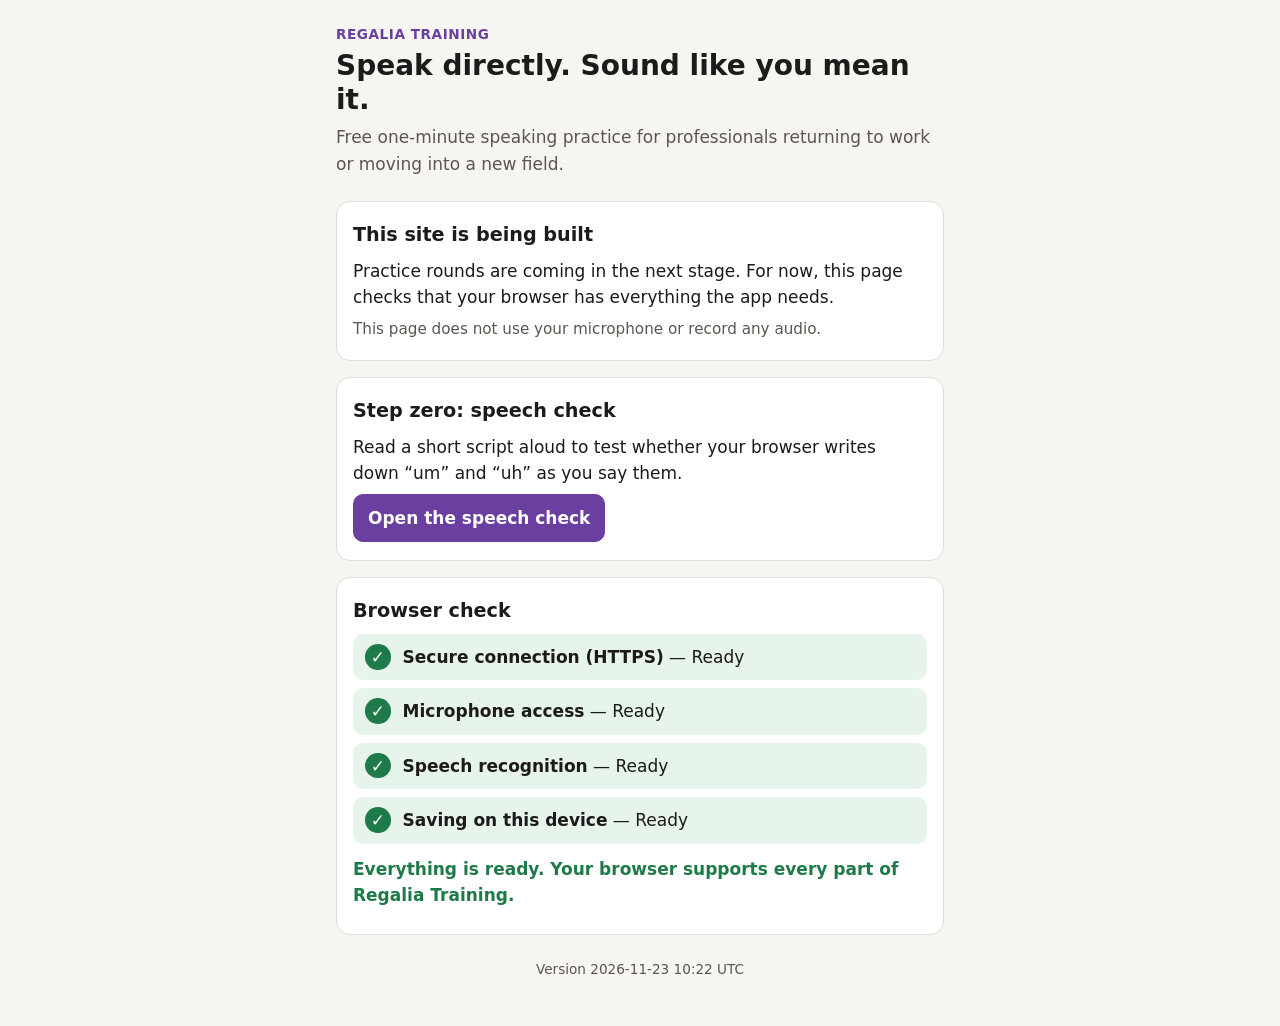
<file: index.html>
<!doctype html><html lang="en"><head><meta charset="utf-8"><meta name="viewport" content="width=device-width, initial-scale=1, viewport-fit=cover"><meta name="color-scheme" content="light dark"><meta name="description" content="Free speaking practice for direct, confident answers."><meta name="build-version" content="2026-11-23 10:22 UTC"><title>Regalia Training</title><link rel="stylesheet" href="app.css?v=7d6b92c5c9"></head><body><main class="page"><header class="page-header"><p class="eyebrow">Regalia Training</p><h1>Speak directly. Sound like you mean it.</h1><p class="lede">Free one-minute speaking practice for professionals returning to work or moving into a new field.</p></header><section class="card" aria-labelledby="status-heading"><h2 id="status-heading">This site is being built</h2><p>Practice rounds are coming in the next stage. For now, this page checks that your browser has everything the app needs.</p><p class="privacy-note">This page does not use your microphone or record any audio.</p></section><section class="card" aria-labelledby="speech-check-heading"><h2 id="speech-check-heading">Step zero: speech check</h2><p>Read a short script aloud to test whether your browser writes down “um” and “uh” as you say them.</p><p><a class="button primary" id="speech-check-link" href="speech-check.html">Open the speech check</a></p></section><section class="card" aria-labelledby="check-heading"><h2 id="check-heading">Browser check</h2><ul id="site-checks" class="check-list" aria-live="polite"><li class="check-pending">Checking your browser…</li></ul><p id="check-summary" class="check-summary" role="status"></p><noscript><p class="check-summary is-problem">JavaScript is turned off. Turn it on to use Regalia Training.</p></noscript></section><footer class="page-footer"><p>Version <span id="build-version">unknown</span></p></footer></main><script type="module" src="index.js?v=4242e66c62"></script></body></html>
</file>
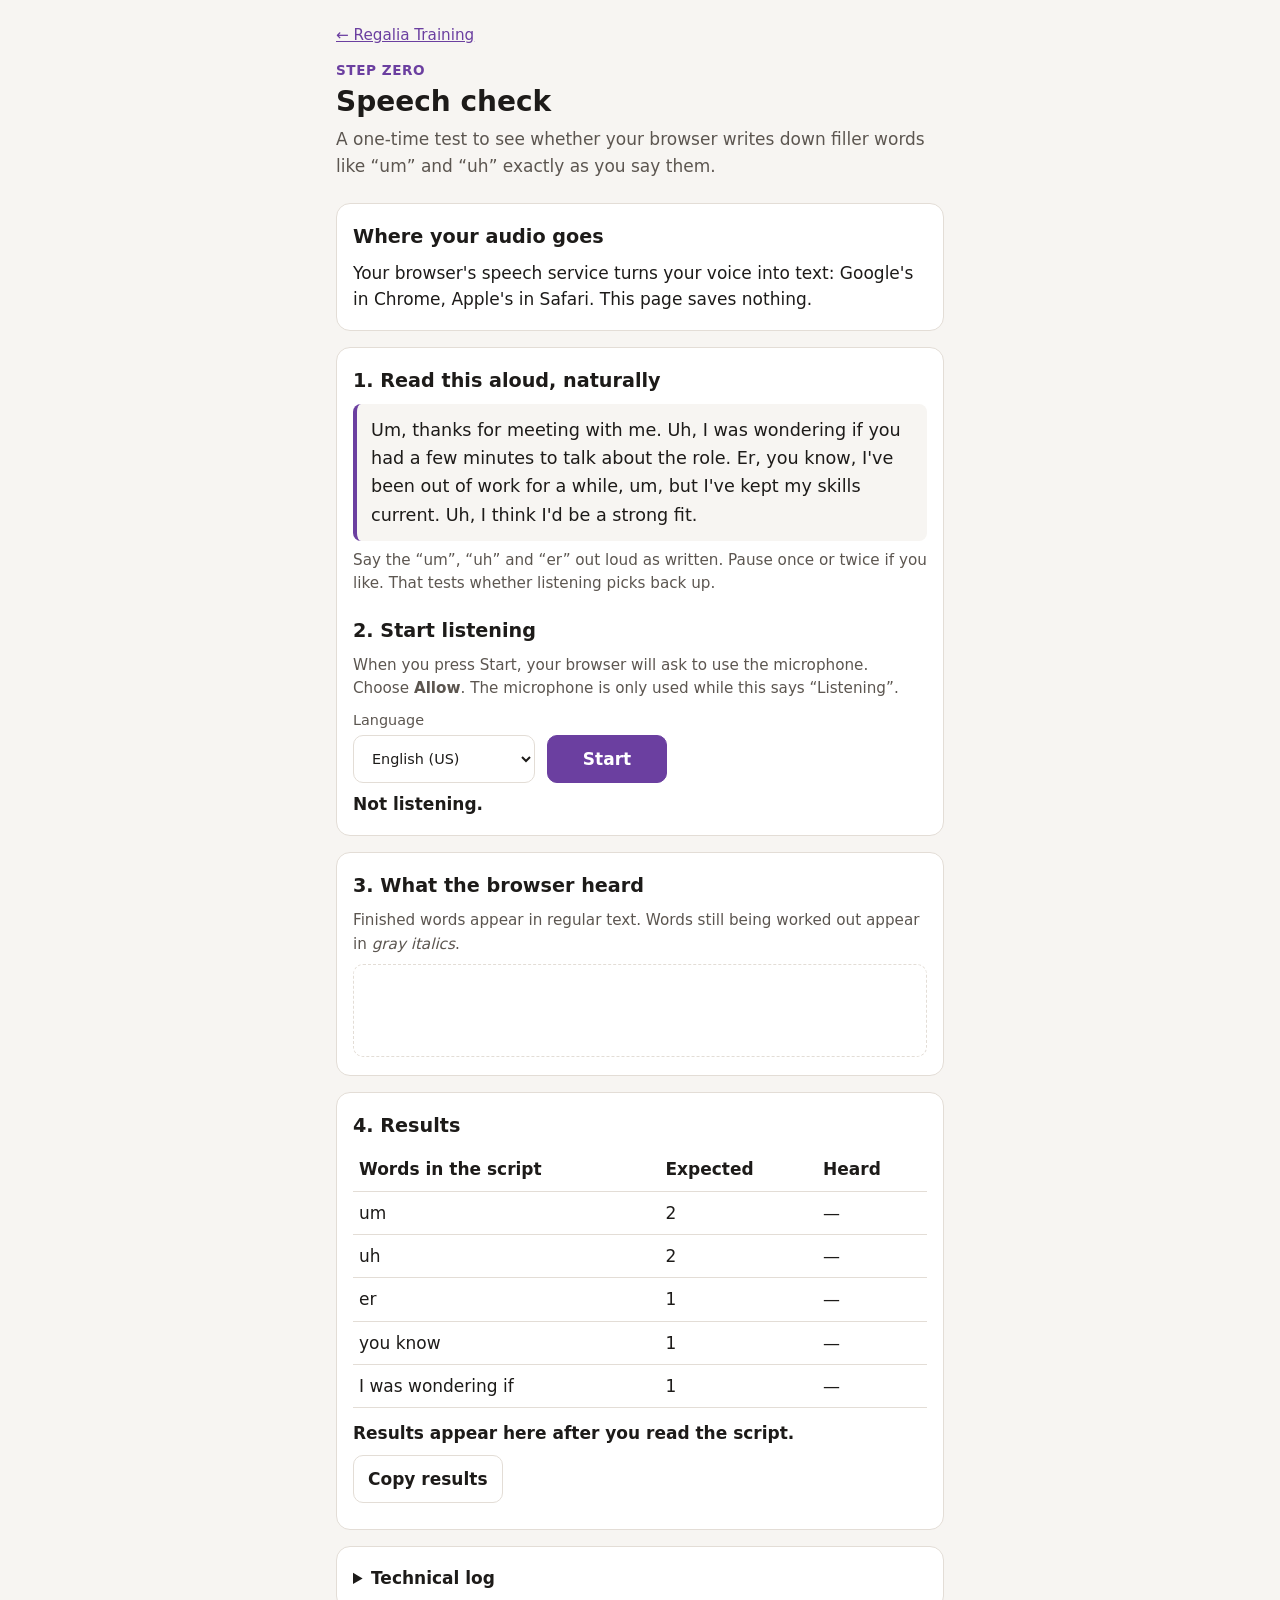
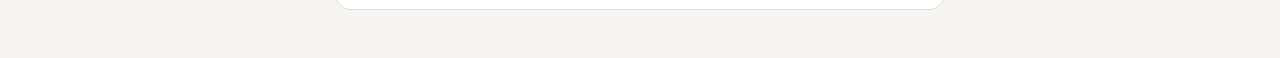
<file: speech-check.html>
<!doctype html><html lang="en"><head><meta charset="utf-8"><meta name="viewport" content="width=device-width, initial-scale=1, viewport-fit=cover"><meta name="color-scheme" content="light dark"><meta name="robots" content="noindex"><meta name="build-version" content="2026-11-23 10:22 UTC"><title>Speech Check · Regalia Training</title><link rel="stylesheet" href="app.css?v=7d6b92c5c9"></head><body><main class="page"><p class="back-link"><a href="./">← Regalia Training</a></p><header class="page-header"><p class="eyebrow">Step zero</p><h1>Speech check</h1><p class="lede">A one-time test to see whether your browser writes down filler words like “um” and “uh” exactly as you say them.</p></header><section class="card" aria-labelledby="privacy-heading"><h2 id="privacy-heading">Where your audio goes</h2><p id="privacy-sentence">Your browser's speech service turns your voice into text: Google's in Chrome, Apple's in Safari. This page saves nothing.</p></section><section id="unsupported" class="card notice is-problem" hidden role="alert"><h2>This browser can't turn speech into text</h2><p id="unsupported-text"></p></section><section id="probe" class="card" aria-labelledby="script-heading"><h2 id="script-heading">1. Read this aloud, naturally</h2><blockquote id="probe-script" class="script"></blockquote><p class="hint">Say the “um”, “uh” and “er” out loud as written. Pause once or twice if you like. That tests whether listening picks back up.</p><h2 class="step-heading">2. Start listening</h2><p class="hint">When you press Start, your browser will ask to use the microphone. Choose <strong>Allow</strong>. The microphone is only used while this says “Listening”.</p><div class="controls"><label class="field">Language <select id="lang"><option value="en-US">English (US)</option><option value="en-GB">English (UK)</option><option value="en-CA">English (Canada)</option><option value="en-AU">English (Australia)</option><option value="en-IN">English (India)</option></select></label><button id="toggle" class="button primary" type="button">Start</button></div><p id="listen-status" class="listen-status" role="status" aria-live="polite">Not listening.</p></section><section id="permission-help" class="card notice is-problem" hidden role="alert" aria-labelledby="permission-heading"><h2 id="permission-heading">Microphone access is off</h2><p id="permission-reason">The browser blocked the microphone, so nothing can be heard. Here is how to turn it back on:</p><ul class="help-list"><li><strong>Chrome on Android:</strong> tap the icon to the left of the web address, tap <em>Permissions</em>, then set <em>Microphone</em> to <em>Allow</em>. Reload the page.</li><li><strong>Safari on iPhone or iPad:</strong> tap <em>aA</em> in the address bar, tap <em>Website Settings</em>, then set <em>Microphone</em> to <em>Allow</em>. Safari speech recognition also needs Siri: open <em>Settings</em>, tap <em>Siri</em> (or <em>Siri &amp; Search</em>), and turn it on.</li><li><strong>Safari on a Mac:</strong> open <em>Safari</em> in the menu bar, choose <em>Settings for This Website</em>, then set <em>Microphone</em> to <em>Allow</em>. If it still fails, turn on Siri in <em>System Settings</em>.</li><li><strong>Chrome or Edge on a computer:</strong> click the icon to the left of the web address, then turn <em>Microphone</em> on. Reload the page.</li></ul></section><section id="error-box" class="card notice is-problem" hidden role="alert"><p id="error-text"></p></section><section class="card" aria-labelledby="live-heading"><h2 id="live-heading">3. What the browser heard</h2><p class="hint">Finished words appear in regular text. Words still being worked out appear in <span class="interim">gray italics</span>.</p><div id="transcript" class="transcript" aria-live="polite"><span id="final-text"></span><span id="interim-text" class="interim"></span></div></section><section class="card" aria-labelledby="results-heading"><h2 id="results-heading">4. Results</h2><table class="results"><thead><tr><th scope="col">Words in the script</th><th scope="col">Expected</th><th scope="col">Heard</th></tr></thead><tbody id="results-body"></tbody></table><p id="results-summary" class="results-summary"></p><button id="copy" class="button" type="button">Copy results</button><p id="copy-status" class="hint" role="status"></p><textarea id="copy-fallback" class="copy-fallback" readonly hidden aria-label="Results to copy"></textarea></section><details class="card raw-log"><summary>Technical log</summary><ol id="log" class="log"></ol></details></main><script type="module" src="speech-check.js?v=f28dea4da3"></script></body></html>
</file>
<file: app.css>
:root{--bg: #f7f5f2;--surface: #ffffff;--text: #1d1b19;--muted: #5c5650;--border: #e3ddd6;--accent: #6b3fa0;--ok: #1f7a4a;--ok-bg: #e7f4ec;--problem: #a8341f;--problem-bg: #fbeae6;--radius: 14px;--font: system-ui, -apple-system, "Segoe UI", Roboto, "Helvetica Neue", Arial, sans-serif}@media(prefers-color-scheme:dark){:root{--bg: #161412;--surface: #211e1b;--text: #f2eee9;--muted: #b5ada4;--border: #3a3530;--accent: #c4a3ef;--ok: #7fd3a4;--ok-bg: #1c3326;--problem: #f2a08f;--problem-bg: #3d221c}}*{box-sizing:border-box}html{-webkit-text-size-adjust:100%}body{margin:0;background:var(--bg);color:var(--text);font-family:var(--font);font-size:1.0625rem;line-height:1.55}.page{max-width:40rem;margin:0 auto;padding:max(24px,env(safe-area-inset-top)) 16px max(32px,env(safe-area-inset-bottom))}.eyebrow{margin:0 0 4px;color:var(--accent);font-weight:700;letter-spacing:.04em;text-transform:uppercase;font-size:.85rem}h1{font-size:1.75rem;line-height:1.2;margin:0 0 8px}h2{font-size:1.2rem;margin:0 0 8px}.lede{color:var(--muted);margin:0 0 24px}.card{background:var(--surface);border:1px solid var(--border);border-radius:var(--radius);padding:18px 16px;margin-bottom:16px}.card p{margin:0 0 8px}.card p:last-child{margin-bottom:0}.privacy-note{color:var(--muted);font-size:.95rem}.check-list{list-style:none;margin:0 0 12px;padding:0}.check{display:flex;gap:12px;align-items:flex-start;padding:10px 12px;border-radius:10px;margin-bottom:8px}.check.is-ok{background:var(--ok-bg)}.check.is-problem{background:var(--problem-bg)}.check-icon{flex:none;width:1.6rem;height:1.6rem;border-radius:50%;display:grid;place-items:center;font-weight:700;color:var(--surface)}.is-ok .check-icon{background:var(--ok)}.is-problem .check-icon{background:var(--problem)}.check-body{min-width:0}.check-help{display:block;color:var(--text);font-size:.95rem;margin-top:4px}.check-pending{color:var(--muted)}.check-summary{font-weight:600;margin:0}.check-summary.is-ok{color:var(--ok)}.check-summary.is-problem{color:var(--problem)}a{color:var(--accent)}.back-link{margin:0 0 12px;font-size:.95rem}.hint{color:var(--muted);font-size:.95rem}.step-heading{margin-top:20px}.notice[hidden]{display:none}.notice.is-problem{border-color:var(--problem);background:var(--problem-bg)}.script{margin:0 0 8px;padding:12px 14px;border-left:4px solid var(--accent);background:var(--bg);border-radius:8px;font-size:1.1rem;line-height:1.6}.controls{display:flex;flex-wrap:wrap;gap:12px;align-items:flex-end;margin:8px 0}.field{display:flex;flex-direction:column;gap:4px;font-size:.9rem;color:var(--muted)}select,.button{font:inherit;min-height:48px;border-radius:10px;border:1px solid var(--border);background:var(--surface);color:var(--text);padding:8px 14px}.button{cursor:pointer;font-weight:600;display:inline-flex;align-items:center;justify-content:center;text-decoration:none}.button.primary{background:var(--accent);border-color:var(--accent);color:var(--surface);min-width:120px}.button.primary.is-recording{background:var(--problem);border-color:var(--problem)}.button:disabled{opacity:.5;cursor:not-allowed}.button:focus-visible,select:focus-visible,a:focus-visible{outline:3px solid var(--accent);outline-offset:2px}.listen-status{font-weight:600;margin:4px 0 0}.transcript{min-height:5.5em;padding:12px;border:1px dashed var(--border);border-radius:10px;font-size:1.05rem;overflow-wrap:anywhere}.interim{color:var(--muted);font-style:italic}.results{width:100%;border-collapse:collapse;margin-bottom:12px}.results th,.results td{text-align:left;padding:8px 6px;border-bottom:1px solid var(--border)}.results tr.is-ok td:last-child{color:var(--ok);font-weight:700}.results tr.is-problem td:last-child{color:var(--problem);font-weight:700}.results-summary{font-weight:600}.help-list{padding-left:20px;margin:8px 0 0}.help-list li{margin-bottom:8px}.copy-fallback{width:100%;min-height:12em;margin-top:8px;font:.85rem/1.4 ui-monospace,Consolas,monospace}.raw-log summary{cursor:pointer;font-weight:600}.log{font:.8rem/1.45 ui-monospace,Consolas,monospace;padding-left:20px;margin:8px 0 0;overflow-wrap:anywhere}.page-footer{color:var(--muted);font-size:.85rem;text-align:center;margin-top:24px}
</file>
